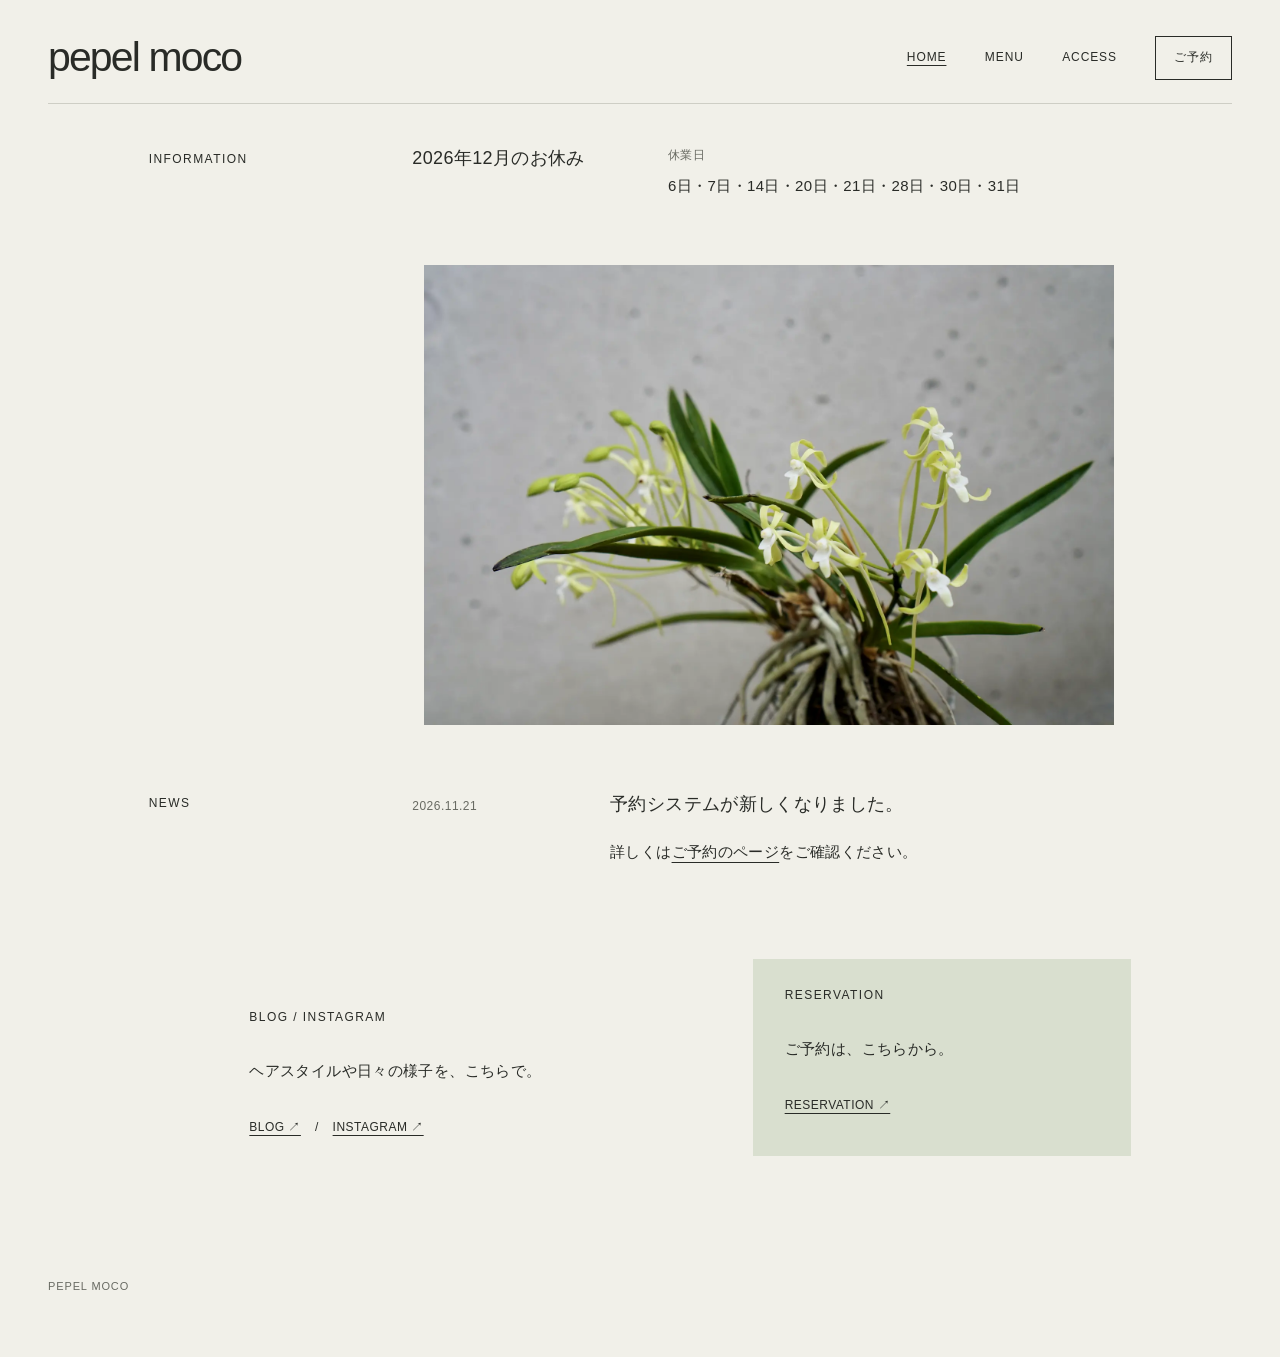
<file: index.html>
<!doctype html>
<html lang="ja">
<head>
  <meta charset="utf-8">
  <meta name="viewport" content="width=device-width, initial-scale=1, viewport-fit=cover">
  <meta name="description" content="福井の美容室 pepel moco。お休みのお知らせ、メニュー、アクセス、予約のご案内。">
  <title>pepel moco | HAIR SALON / FUKUI / TSURUGA</title>
  <link rel="stylesheet" href="assets/style.css">
</head>
<body class="home">
  <a class="skip-link" href="#main">本文へ移動</a>
  <header class="site-header">
    <h1 class="site-title"><a href="index.html">pepel moco</a></h1>
    <nav class="navigation" aria-label="メインナビゲーション">
      <a href="index.html" aria-current="page">HOME</a>
      <a href="menu.html">MENU</a>
      <a href="access.html">ACCESS</a>
      <a href="reservation.html">ご予約</a>
    </nav>
  </header>
  <main id="main" class="content" tabindex="-1">
    <section class="section information" aria-labelledby="information-title">
      <h2 class="section-title" id="information-title">INFORMATION</h2>
      <!-- INFORMATION EDIT START: pepel コマンドで自動更新 -->
    <article class="notice">
      <h3>2026年12月のお休み</h3>
      <dl class="details">
        <div><dt>休業日</dt><dd><span style="white-space: nowrap;">6日</span>・<span style="white-space: nowrap;">7日</span>・<span style="white-space: nowrap;">14日</span>・<span style="white-space: nowrap;">20日</span>・<span style="white-space: nowrap;">21日</span>・<span style="white-space: nowrap;">28日</span>・<span style="white-space: nowrap;">30日</span>・<span style="white-space: nowrap;">31日</span></dd></div>
      </dl>
    </article>
    <!-- INFORMATION EDIT END -->
    </section>

    <div class="photo-section">
      <img class="shop-photo" src="assets/images/shop-flower.webp" alt="pepel moco 店内の蘭" width="1800" height="1200" decoding="async">
    </div>

    <section class="section" id="news" aria-labelledby="news-title">
    <h2 class="section-title" id="news-title">NEWS</h2>

    <!-- NEWS EDIT START -->
    <article class="notice">
      <p class="news-date">2026.11.21</p>
      <h3>予約システムが新しくなりました。</h3>
      <p>詳しくは<a href="reservation.html">ご予約のページ</a>をご確認ください。</p>
    </article>


    <!-- NEWS EDIT END -->

  </section>

    <section class="section instagram-section" id="blog" aria-labelledby="blog-title">
      <h2 class="section-title" id="blog-title">BLOG / INSTAGRAM</h2>
      <p>ヘアスタイルや日々の様子を、こちらで。</p>
      <!-- BLOG URL: Tumblrのリンク先。INSTAGRAM URL: 公式アカウントのリンク先。 -->
      <!-- 区切りの見た目はインライン指定（style.cssはブラウザにキャッシュされるため触らない）。 -->
      <a class="text-link" href="https://pepelmoco-hair.tumblr.com/">BLOG ↗</a><span aria-hidden="true" style="margin: 0 14px; font-size: 12px;">/</span><a class="text-link" href="https://www.instagram.com/pepelmocohair/">INSTAGRAM ↗</a>
    </section>

    <section class="section booking-section" id="reservation" aria-labelledby="reservation-title">
      <h2 class="section-title" id="reservation-title">RESERVATION</h2>
      <p>ご予約は、こちらから。</p>
      <a class="text-link" href="reservation.html">RESERVATION ↗</a>
    </section>
  </main>
  <footer class="site-footer">
    <p>PEPEL MOCO</p>
  </footer>
</body>
</html>
</file>
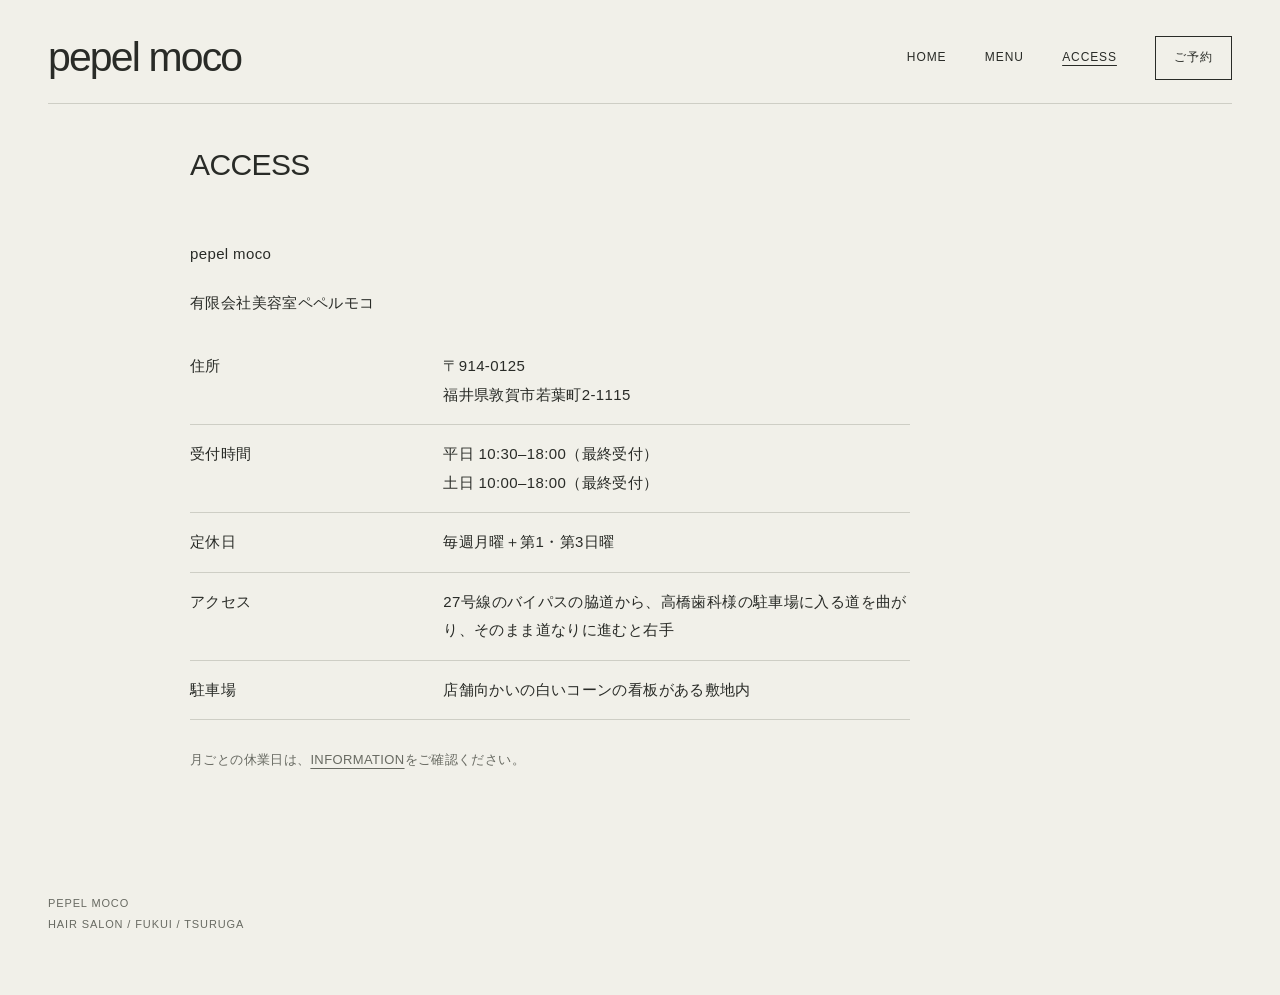
<file: access.html>
<!doctype html>
<html lang="ja">
<head>
  <meta charset="utf-8">
  <meta name="viewport" content="width=device-width, initial-scale=1, viewport-fit=cover">
  <meta name="description" content="福井の美容室 pepel moco。お休みのお知らせ、メニュー、アクセス、予約のご案内。">
  <title>ACCESS | pepel moco</title>
  <link rel="stylesheet" href="assets/style.css">
</head>
<body class="inner-page">
  <a class="skip-link" href="#main">本文へ移動</a>
  <header class="site-header">
    <p class="site-title"><a href="index.html">pepel moco</a></p>
    <nav class="navigation" aria-label="メインナビゲーション">
      <a href="index.html">HOME</a>
      <a href="menu.html">MENU</a>
      <a href="access.html" aria-current="page">ACCESS</a>
      <a href="reservation.html">ご予約</a>
    </nav>
  </header>
  <main id="main" class="content" tabindex="-1">
    <section class="section" aria-labelledby="access-title">
      <h1 class="page-title" id="access-title">ACCESS</h1>
      <p>pepel moco</p>
      <!-- ACCESS EDIT START: 店舗情報の編集範囲。 -->
      <p>有限会社美容室ペペルモコ</p>
      <dl class="details">
        <div><dt>住所</dt><dd>〒914-0125<br>福井県敦賀市若葉町2-1115</dd></div>
        <div><dt>受付時間</dt><dd>平日 10:30–18:00（最終受付）<br>土日 10:00–18:00（最終受付）</dd></div>
        <div><dt>定休日</dt><dd>毎週月曜＋第1・第3日曜</dd></div>
        <div><dt>アクセス</dt><dd>27号線のバイパスの脇道から、高橋歯科様の駐車場に入る道を曲がり、そのまま道なりに進むと右手</dd></div>
        <div><dt>駐車場</dt><dd>店舗向かいの白いコーンの看板がある敷地内</dd></div>
      </dl>
      <!-- ACCESS EDIT END -->
      <p class="note">月ごとの休業日は、<a href="index.html#information-title">INFORMATION</a>をご確認ください。</p>
    </section>
  </main>
  <footer class="site-footer">
    <p>PEPEL MOCO<br>HAIR SALON / FUKUI / TSURUGA</p>
  </footer>
</body>
</html>
</file>
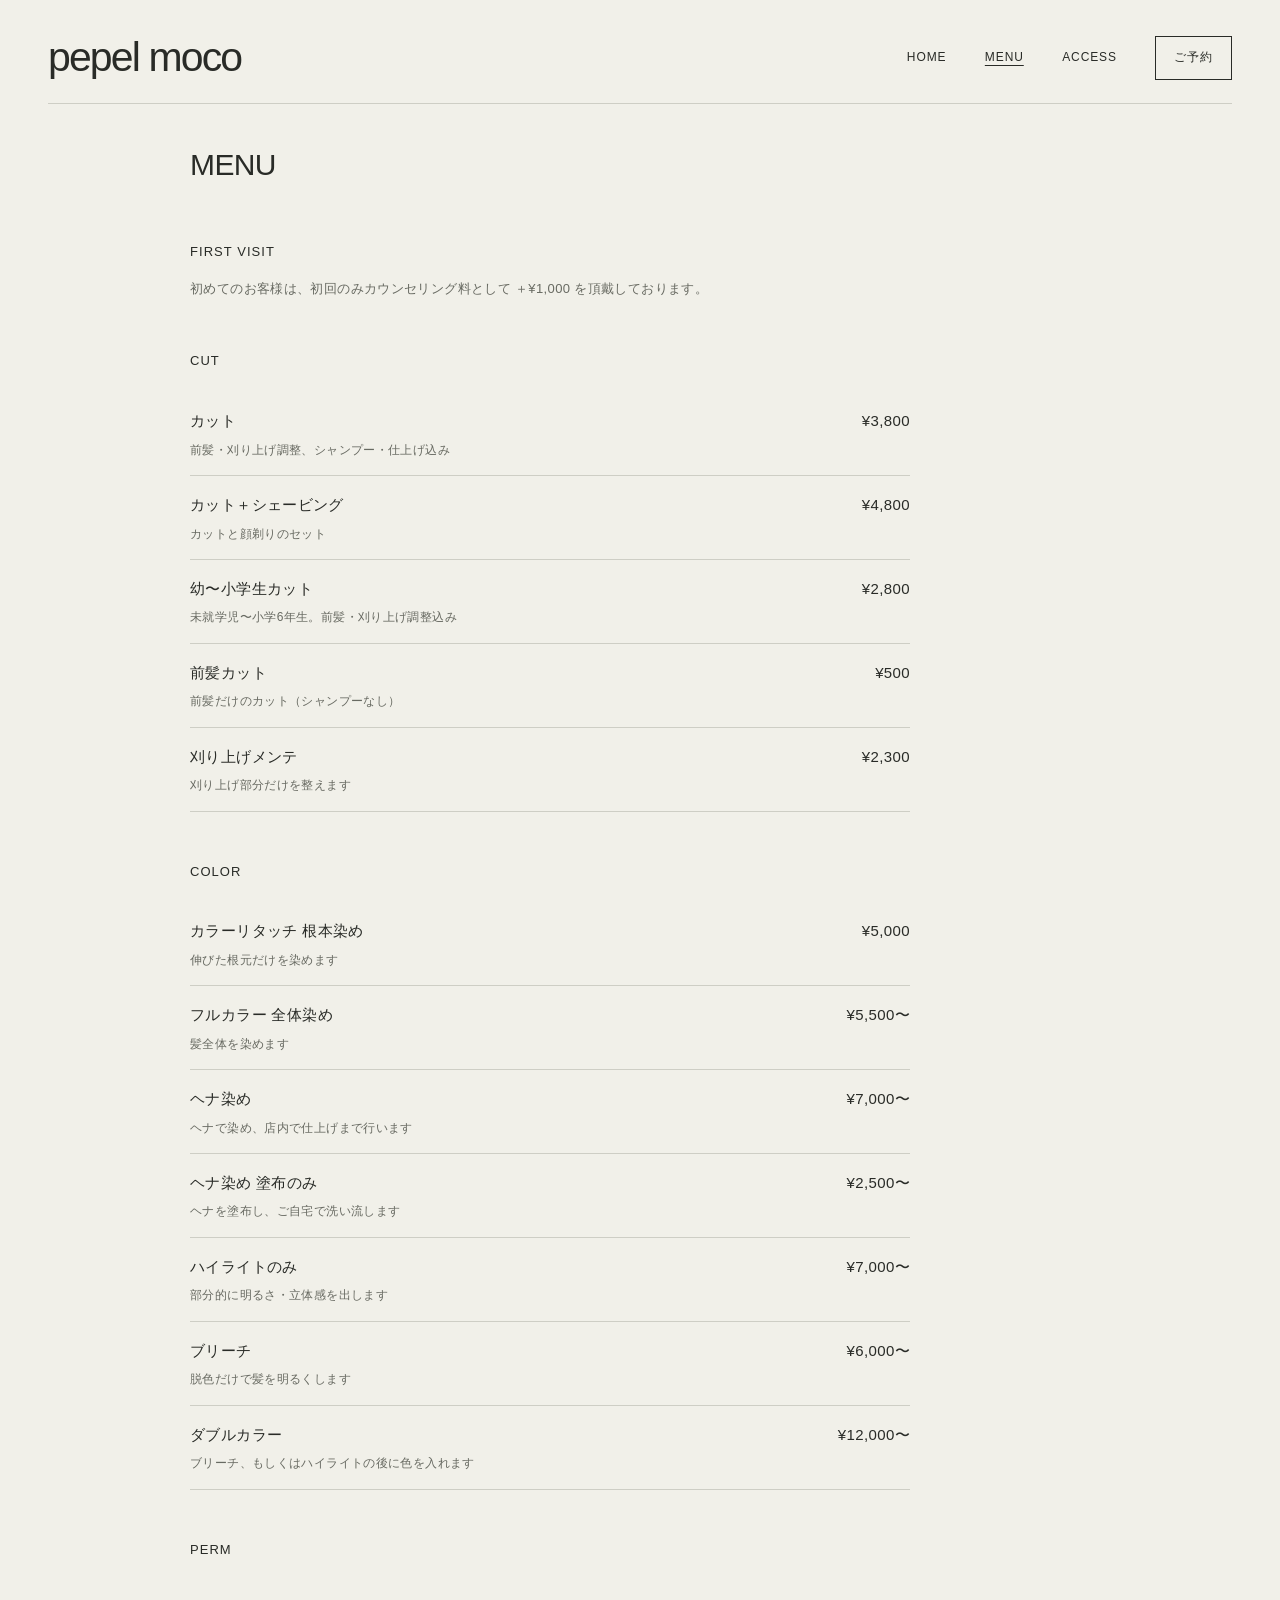
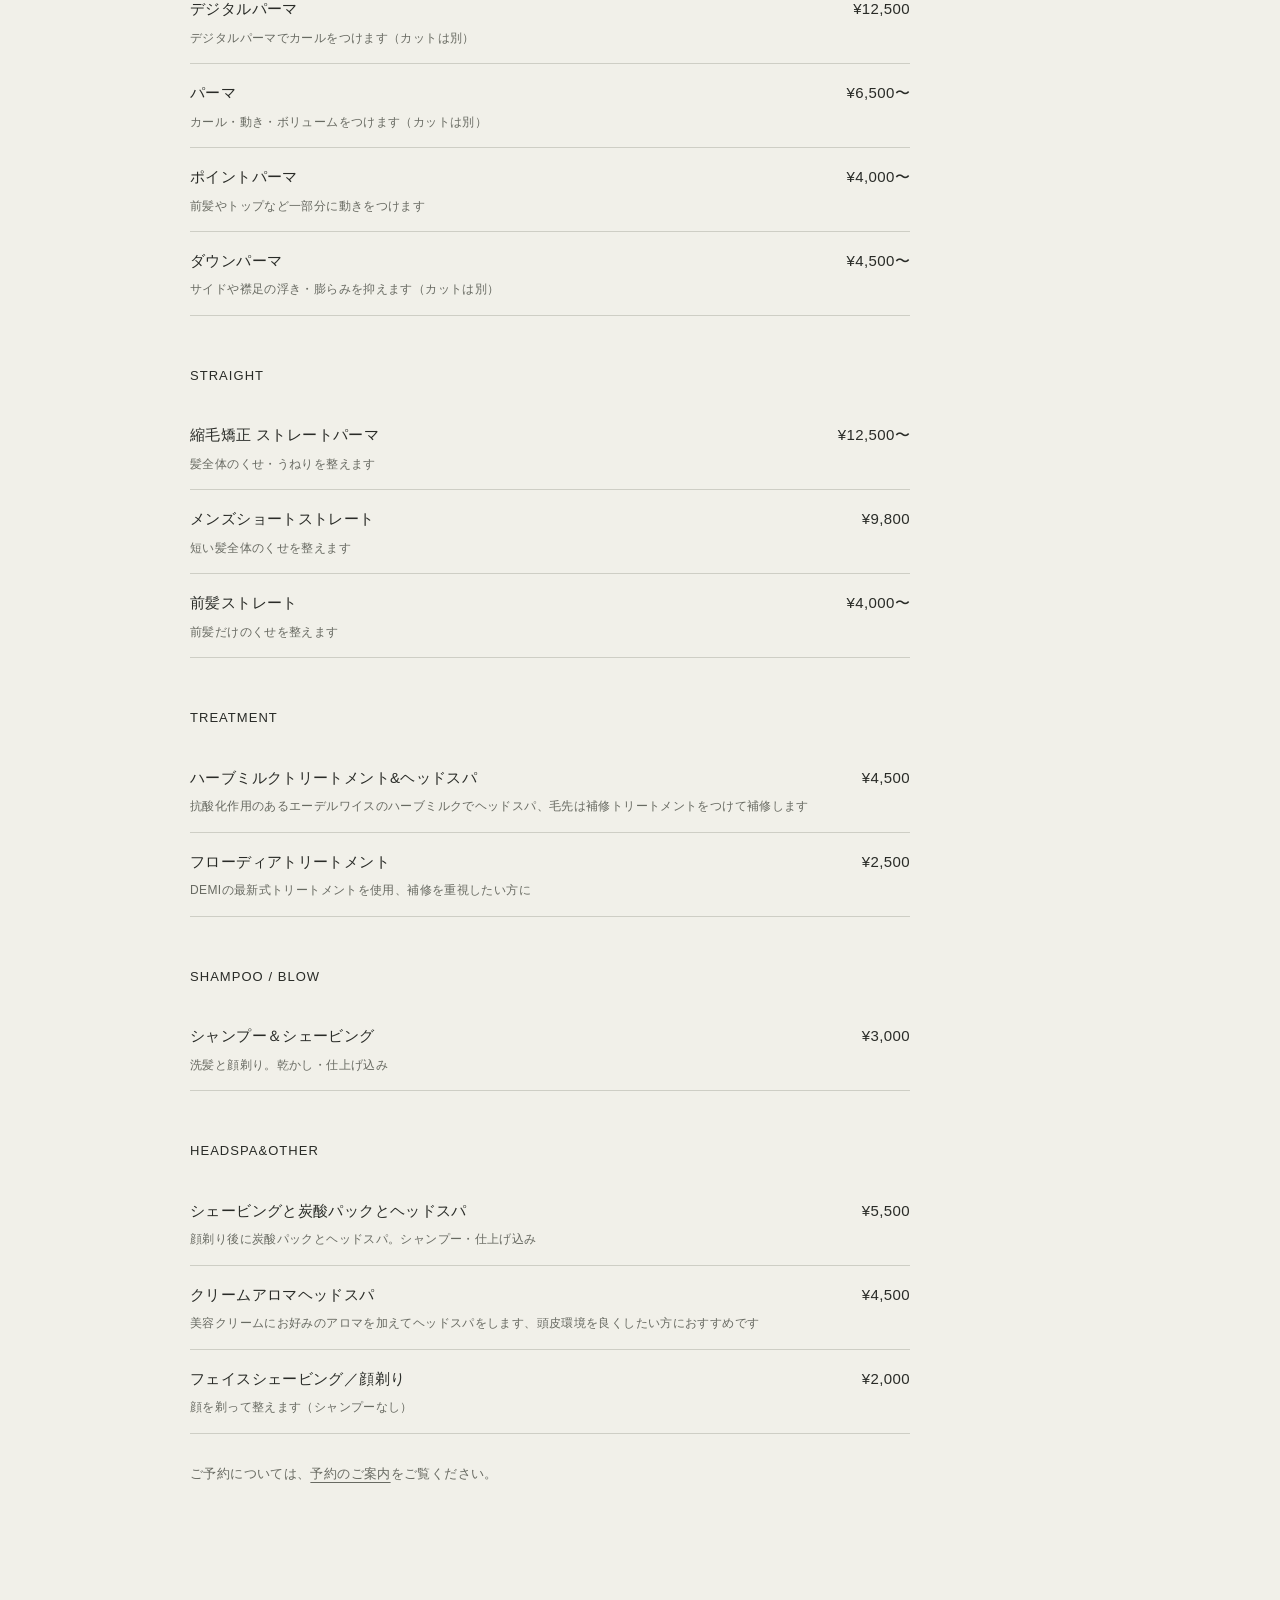
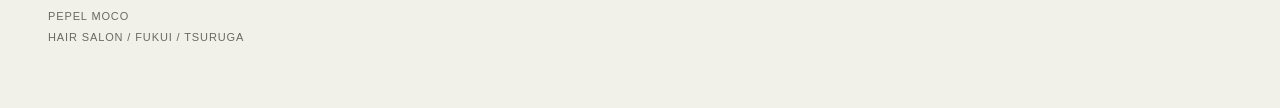
<file: menu.html>
<!doctype html>
<html lang="ja">
<head>
  <meta charset="utf-8">
  <meta name="viewport" content="width=device-width, initial-scale=1, viewport-fit=cover">
  <meta name="description" content="福井の美容室 pepel moco。お休みのお知らせ、メニュー、アクセス、予約のご案内。">
  <title>MENU | pepel moco</title>
  <link rel="stylesheet" href="assets/style.css">
</head>
<body class="inner-page">
  <a class="skip-link" href="#main">本文へ移動</a>
  <header class="site-header">
    <p class="site-title"><a href="index.html">pepel moco</a></p>
    <nav class="navigation" aria-label="メインナビゲーション">
      <a href="index.html">HOME</a>
      <a href="menu.html" aria-current="page">MENU</a>
      <a href="access.html">ACCESS</a>
      <a href="reservation.html">ご予約</a>
    </nav>
  </header>
  <main id="main" class="content" tabindex="-1">
    <section class="section" aria-labelledby="menu-title">
      <h1 class="page-title" id="menu-title">MENU</h1>
      <h2 class="menu-category first-visit-title">FIRST VISIT</h2>
      <p class="note">初めてのお客様は、初回のみカウンセリング料として ＋¥1,000 を頂戴しております。</p>
      <!-- MENU EDIT START: 現在のLimeデータに基づくメニュー名・料金。 -->
      <h2 class="menu-category">CUT</h2>
      <dl class="details menu-prices">
        <div><dt>カット<span class="menu-note">前髪・刈り上げ調整、シャンプー・仕上げ込み</span></dt><dd>¥3,800</dd></div>
        <div><dt>カット＋シェービング<span class="menu-note">カットと顔剃りのセット</span></dt><dd>¥4,800</dd></div>
        <div><dt>幼〜小学生カット<span class="menu-note">未就学児〜小学6年生。前髪・刈り上げ調整込み</span></dt><dd>¥2,800</dd></div>
        <div><dt>前髪カット<span class="menu-note">前髪だけのカット（シャンプーなし）</span></dt><dd>¥500</dd></div>
        <div><dt>刈り上げメンテ<span class="menu-note">刈り上げ部分だけを整えます</span></dt><dd>¥2,300</dd></div>
      </dl>

      <h2 class="menu-category">COLOR</h2>
      <dl class="details menu-prices">
        <div><dt>カラーリタッチ 根本染め<span class="menu-note">伸びた根元だけを染めます</span></dt><dd>¥5,000</dd></div>
        <div><dt>フルカラー 全体染め<span class="menu-note">髪全体を染めます</span></dt><dd>¥5,500〜</dd></div>
        <div><dt>ヘナ染め<span class="menu-note">ヘナで染め、店内で仕上げまで行います</span></dt><dd>¥7,000〜</dd></div>
        <div><dt>ヘナ染め 塗布のみ<span class="menu-note">ヘナを塗布し、ご自宅で洗い流します</span></dt><dd>¥2,500〜</dd></div>
        <div><dt>ハイライトのみ<span class="menu-note">部分的に明るさ・立体感を出します</span></dt><dd>¥7,000〜</dd></div>
        <div><dt>ブリーチ<span class="menu-note">脱色だけで髪を明るくします</span></dt><dd>¥6,000〜</dd></div>
        <div><dt>ダブルカラー<span class="menu-note">ブリーチ、もしくはハイライトの後に色を入れます</span></dt><dd>¥12,000〜</dd></div>
      </dl>

      <h2 class="menu-category">PERM</h2>
      <dl class="details menu-prices">
        <div><dt>デジタルパーマ<span class="menu-note">デジタルパーマでカールをつけます（カットは別）</span></dt><dd>¥12,500</dd></div>
        <div><dt>パーマ<span class="menu-note">カール・動き・ボリュームをつけます（カットは別）</span></dt><dd>¥6,500〜</dd></div>
        <div><dt>ポイントパーマ<span class="menu-note">前髪やトップなど一部分に動きをつけます</span></dt><dd>¥4,000〜</dd></div>
        <div><dt>ダウンパーマ<span class="menu-note">サイドや襟足の浮き・膨らみを抑えます（カットは別）</span></dt><dd>¥4,500〜</dd></div>
      </dl>

      <h2 class="menu-category">STRAIGHT</h2>
      <dl class="details menu-prices">
        <div><dt>縮毛矯正 ストレートパーマ<span class="menu-note">髪全体のくせ・うねりを整えます</span></dt><dd>¥12,500〜</dd></div>
        <div><dt>メンズショートストレート<span class="menu-note">短い髪全体のくせを整えます</span></dt><dd>¥9,800</dd></div>
        <div><dt>前髪ストレート<span class="menu-note">前髪だけのくせを整えます</span></dt><dd>¥4,000〜</dd></div>
      </dl>

      <h2 class="menu-category">TREATMENT</h2>
      <dl class="details menu-prices">
        <div><dt>ハーブミルクトリートメント&ヘッドスパ<span class="menu-note">抗酸化作用のあるエーデルワイスのハーブミルクでヘッドスパ、毛先は補修トリートメントをつけて補修します</span></dt><dd>¥4,500</dd></div>
        <div><dt>フローディアトリートメント<span class="menu-note">DEMIの最新式トリートメントを使用、補修を重視したい方に</span></dt><dd>¥2,500</dd></div>
      </dl>

      <h2 class="menu-category">SHAMPOO / BLOW</h2>
      <dl class="details menu-prices">
        <div><dt>シャンプー＆シェービング<span class="menu-note">洗髪と顔剃り。乾かし・仕上げ込み</span></dt><dd>¥3,000</dd></div>
      </dl>

      <h2 class="menu-category">HEADSPA&OTHER</h2>
      <dl class="details menu-prices">
        <div><dt>シェービングと炭酸パックとヘッドスパ<span class="menu-note">顔剃り後に炭酸パックとヘッドスパ。シャンプー・仕上げ込み</span></dt><dd>¥5,500</dd></div>
        <div><dt>クリームアロマヘッドスパ<span class="menu-note">美容クリームにお好みのアロマを加えてヘッドスパをします、頭皮環境を良くしたい方におすすめです</span></dt><dd>¥4,500</dd></div>
        <div><dt>フェイスシェービング／顔剃り<span class="menu-note">顔を剃って整えます（シャンプーなし）</span></dt><dd>¥2,000</dd></div>
      </dl>
      <!-- MENU EDIT END -->
      <p class="note">ご予約については、<a href="index.html#reservation">予約のご案内</a>をご覧ください。</p>
    </section>
  </main>
  <footer class="site-footer">
    <p>PEPEL MOCO<br>HAIR SALON / FUKUI / TSURUGA</p>
  </footer>
</body>
</html>
</file>
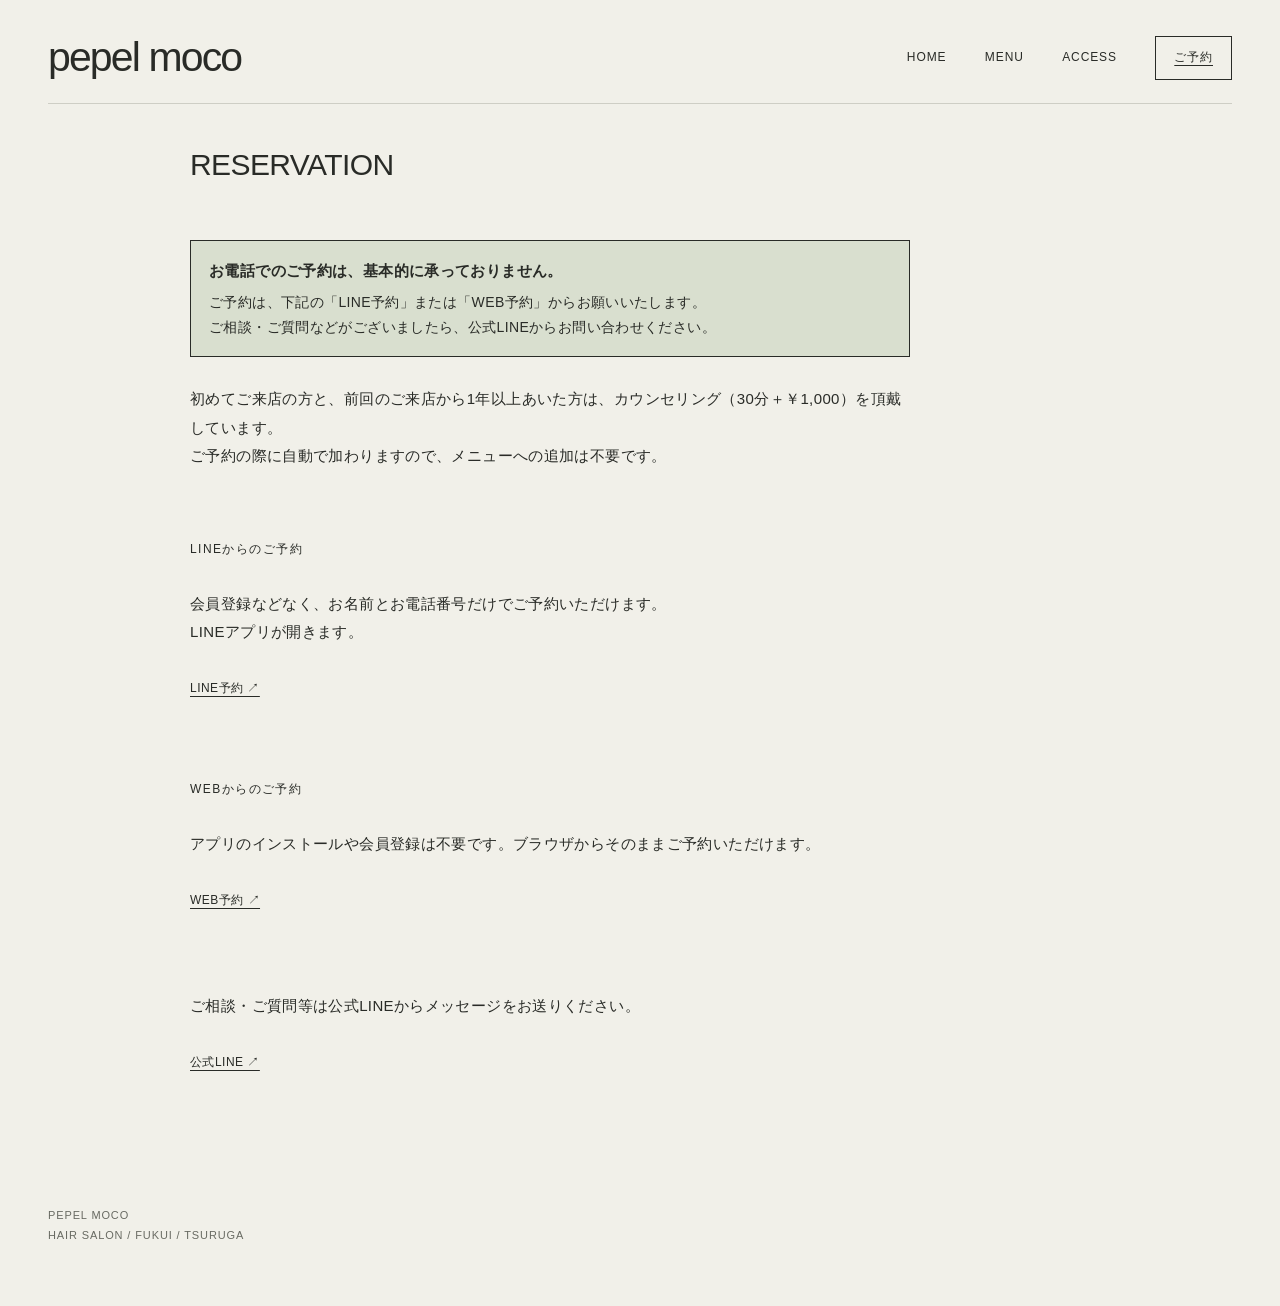
<file: reservation.html>
<!doctype html>
<html lang="ja">
<head>
  <meta charset="utf-8">
  <meta name="viewport" content="width=device-width, initial-scale=1, viewport-fit=cover">
  <meta name="description" content="福井の美容室 pepel moco。お休みのお知らせ、メニュー、アクセス、予約のご案内。">
  <title>RESERVATION | pepel moco</title>
  <link rel="stylesheet" href="assets/style.css">
</head>
<body class="inner-page">
  <a class="skip-link" href="#main">本文へ移動</a>
  <header class="site-header">
    <p class="site-title"><a href="index.html">pepel moco</a></p>
    <nav class="navigation" aria-label="メインナビゲーション">
      <a href="index.html">HOME</a>
      <a href="menu.html">MENU</a>
      <a href="access.html">ACCESS</a>
      <a href="reservation.html" aria-current="page">ご予約</a>
    </nav>
  </header>
  <main id="main" class="content" tabindex="-1">
    <section class="section" aria-labelledby="reservation-title">
      <h1 class="page-title" id="reservation-title">RESERVATION</h1>
      <div class="reservation-notice" role="note">
        <p><strong>お電話でのご予約は、基本的に承っておりません。</strong></p>
        <p>ご予約は、下記の「LINE予約」または「WEB予約」からお願いいたします。<br>ご相談・ご質問などがございましたら、公式LINEからお問い合わせください。</p>
      </div>
      <p>初めてご来店の方と、前回のご来店から1年以上あいた方は、カウンセリング（30分＋￥1,000）を頂戴しています。<br>ご予約の際に自動で加わりますので、メニューへの追加は不要です。</p>
    </section>

    <section class="section" aria-labelledby="line-reservation-title">
      <h2 class="section-title" id="line-reservation-title">LINEからのご予約</h2>
      <p>会員登録などなく、お名前とお電話番号だけでご予約いただけます。<br>LINEアプリが開きます。</p>
      <!-- LINE予約URL: 自社予約システムの本番LIFF（2026-11-20 切替）。 -->
      <a class="text-link" href="https://liff.line.me/1656751811-qc0cW4hN">LINE予約 ↗</a>
    </section>

    <section class="section" aria-labelledby="web-reservation-title">
      <h2 class="section-title" id="web-reservation-title">WEBからのご予約</h2>
      <p>アプリのインストールや会員登録は不要です。ブラウザからそのままご予約いただけます。</p>
      <!-- WEB予約URL: 自社予約システムの本番お客様WEB（2026-11-20 切替）。 -->
      <a class="text-link" href="https://script.google.com/macros/s/AKfycbxaBKF6FseTJAOIZ5pzadEMOfi1udWQl1DPZ8NWLRkfMJle2_G4McAa7yOUPX-2YVmO/exec">WEB予約 ↗</a>
    </section>

    <section class="section" aria-label="ご相談・ご質問">
      <p>ご相談・ご質問等は公式LINEからメッセージをお送りください。</p>
      <!-- 公式LINE URL: 旧予約ページのリンク先を使用。 -->
      <a class="text-link" href="https://page.line.me/853jvhmn">公式LINE ↗</a>
    </section>
  </main>
  <footer class="site-footer">
    <p>PEPEL MOCO<br>HAIR SALON / FUKUI / TSURUGA</p>
  </footer>
</body>
</html>
</file>
<file: assets/style.css>
/* pepel moco — static site */
:root {
  color-scheme: light;
  --paper: #f1f0e9;
  --ink: #292b27;
  --muted: #686a62;
  --rule: #cecec5;
  --accent: #d9dfcf;
}
* { box-sizing: border-box; }
html { scroll-padding-top: 24px; }
body {
  margin: 0;
  padding-bottom: 0;
  background: var(--paper);
  color: var(--ink);
  font-family: -apple-system, BlinkMacSystemFont, "Helvetica Neue", Arial, sans-serif;
  font-size: 15px;
  line-height: 1.9;
  letter-spacing: .025em;
  overflow-wrap: anywhere;
}
a { color: inherit; text-underline-offset: .3em; }
a:hover { text-decoration-thickness: 2px; }
a:focus-visible { outline: 2px solid currentColor; outline-offset: 4px; }
p { margin: 0 0 20px; }
.site-header, .content, .site-footer { width: min(1380px, calc(100% - 96px)); margin-inline: auto; }
.site-header { display: flex; align-items: center; justify-content: space-between; gap: 32px; padding: 34px 0 22px; border-bottom: 1px solid var(--rule); }
.site-title { margin: 0; font-size: clamp(32px, 3.2vw, 42px); font-weight: 500; letter-spacing: -.045em; line-height: 1.15; }
.site-title a { text-decoration: none; }
.navigation { display: flex; align-items: center; gap: clamp(25px, 3vw, 48px); font-size: 12px; letter-spacing: .075em; }
.navigation a { display: inline-flex; align-items: center; min-height: 44px; text-decoration: none; }
.navigation a[aria-current="page"], .navigation a:hover { text-decoration: underline; }
.navigation a:last-child { padding: 0 18px; border: 1px solid var(--ink); }
.content { margin-top: 40px; margin-bottom: 120px; }
.section { scroll-margin-top: 24px; }
.section-title, .page-title { margin: 0 0 32px; font-size: 12px; font-weight: 500; letter-spacing: .12em; line-height: 1.4; }
.page-title { font-size: 30px; letter-spacing: -.02em; margin-bottom: 54px; }
.home .content { display: grid; grid-template-columns: repeat(12, minmax(0, 1fr)); column-gap: 24px; }
.photo-section { grid-column: 1 / -1; }
.shop-photo { display: block; width: min(690px, 80%); height: auto; margin-left: auto; margin-right: 10%; }
.information { grid-column: 2 / 12; display: grid; grid-template-columns: 1fr 3fr; gap: 24px; align-items: start; margin: 0 0 65px; }
.information .section-title { margin: 7px 0 0; }
.information .notice { display: grid; grid-template-columns: minmax(180px, 1fr) 2fr; gap: 24px; }
.information .notice h3 { margin: 0; }
.notice h3 { margin: 0 0 18px; font-size: 18px; line-height: 1.65; letter-spacing: .02em; font-weight: 500; }
.notice p { max-width: 36em; margin-bottom: 12px; }
.notice .news-date { margin-bottom: 10px; color: var(--muted); font-size: 12px; letter-spacing: .04em; }
.details { margin: 18px 0 28px; }
.details > div { display: grid; grid-template-columns: minmax(0, 1fr) minmax(0, 2fr); gap: 20px; padding: 15px 0; border-bottom: 1px solid var(--rule); }
dt, dd { margin: 0; }
.information .details { margin: 0; }
.information .details > div { display: block; padding: 0; border: 0; }
.information dt { color: var(--muted); font-size: 12px; margin-bottom: 5px; }
.information dd { line-height: 1.9; }
.home #news { grid-column: 2 / 12; display: grid; grid-template-columns: 1fr 3fr; gap: 24px; margin-top: 65px; }
#news .section-title { margin-top: 5px; }
#news .notice { display: grid; grid-template-columns: minmax(110px, 1fr) 3fr; column-gap: 24px; align-content: start; }
#news .news-date { grid-column: 1; grid-row: 1 / span 3; margin-top: 5px; }
#news .notice h3, #news .notice p:not(.news-date) { grid-column: 2; }
.instagram-section { grid-column: 3 / 7; margin-top: 130px; }
.booking-section { grid-column: 8 / 12; margin-top: 80px; padding: 28px 32px; background: var(--accent); }
.text-link { display: inline-flex; align-items: center; min-height: 44px; font-size: 12px; letter-spacing: .04em; }
.inner-page .content { max-width: 900px; }
.inner-page .section { max-width: 720px; }
.inner-page .section + .section { margin-top: 70px; }
.menu-category { margin: 48px 0 0; font-size: 13px; font-weight: 500; letter-spacing: .08em; }
.first-visit-title { margin: 0 0 12px; }
.menu-prices > div { grid-template-columns: minmax(0, 1fr) max-content; }
.menu-prices dd { text-align: right; white-space: nowrap; }
.menu-note { display: block; margin-top: 4px; font-size: 12px; line-height: 1.7; font-weight: 400; color: var(--muted); }
.note { font-size: 13px; color: var(--muted); }
.reservation-notice { margin: 0 0 28px; padding: 16px 18px; border: 1px solid var(--ink); background: var(--accent); }
.reservation-notice p { margin: 0; line-height: 1.8; }
.reservation-notice p + p { margin-top: 6px; font-size: 14px; }
.reservation-notice strong { font-weight: 600; }
.site-footer { padding: 0 0 40px; font-size: 11px; letter-spacing: .08em; color: var(--muted); }
.skip-link { position: fixed; top: 12px; left: 12px; z-index: 20; padding: 12px; background: var(--paper); transform: translateY(-200%); }
.skip-link:focus { transform: translateY(0); }
@media (max-width: 700px) {
  .site-header, .content, .site-footer { width: calc(100% - 40px); }
  .site-header { display: block; padding: 25px 0 12px; }
  .site-title { font-size: 32px; }
  .navigation { padding-top: 18px; gap: 8px; justify-content: space-between; font-size: 11px; }
  .navigation a:last-child { padding: 0 12px; }
  .content { margin-top: 32px; margin-bottom: 100px; }
  .home .content { grid-template-columns: repeat(4, minmax(0, 1fr)); column-gap: 12px; }
  .photo-section { grid-column: 1 / 5; }
  .shop-photo { width: 86%; margin-left: auto; margin-right: 4%; }
  .information { grid-column: 1 / 5; display: block; margin: 0 0 45px; }
  .information .section-title { margin: 0 0 20px; }
  .information .notice { display: block; margin-left: 12%; }
  .information .notice h3 { margin-bottom: 14px; }
  .home #news { grid-column: 1 / 5; display: block; margin-top: 65px; padding: 0; }
  #news .section-title { margin: 0 0 20px; }
  #news .notice { display: block; margin-left: 12%; }
  .instagram-section { grid-column: 1 / 5; margin-top: 75px; }
  .booking-section { grid-column: 2 / 5; margin-top: 65px; padding: 22px; }
  .page-title { margin-bottom: 40px; }
  .details > div { gap: 12px; }
}
@media print {
  body { padding-bottom: 0; }
  .skip-link { display: none; }
}
</file>
